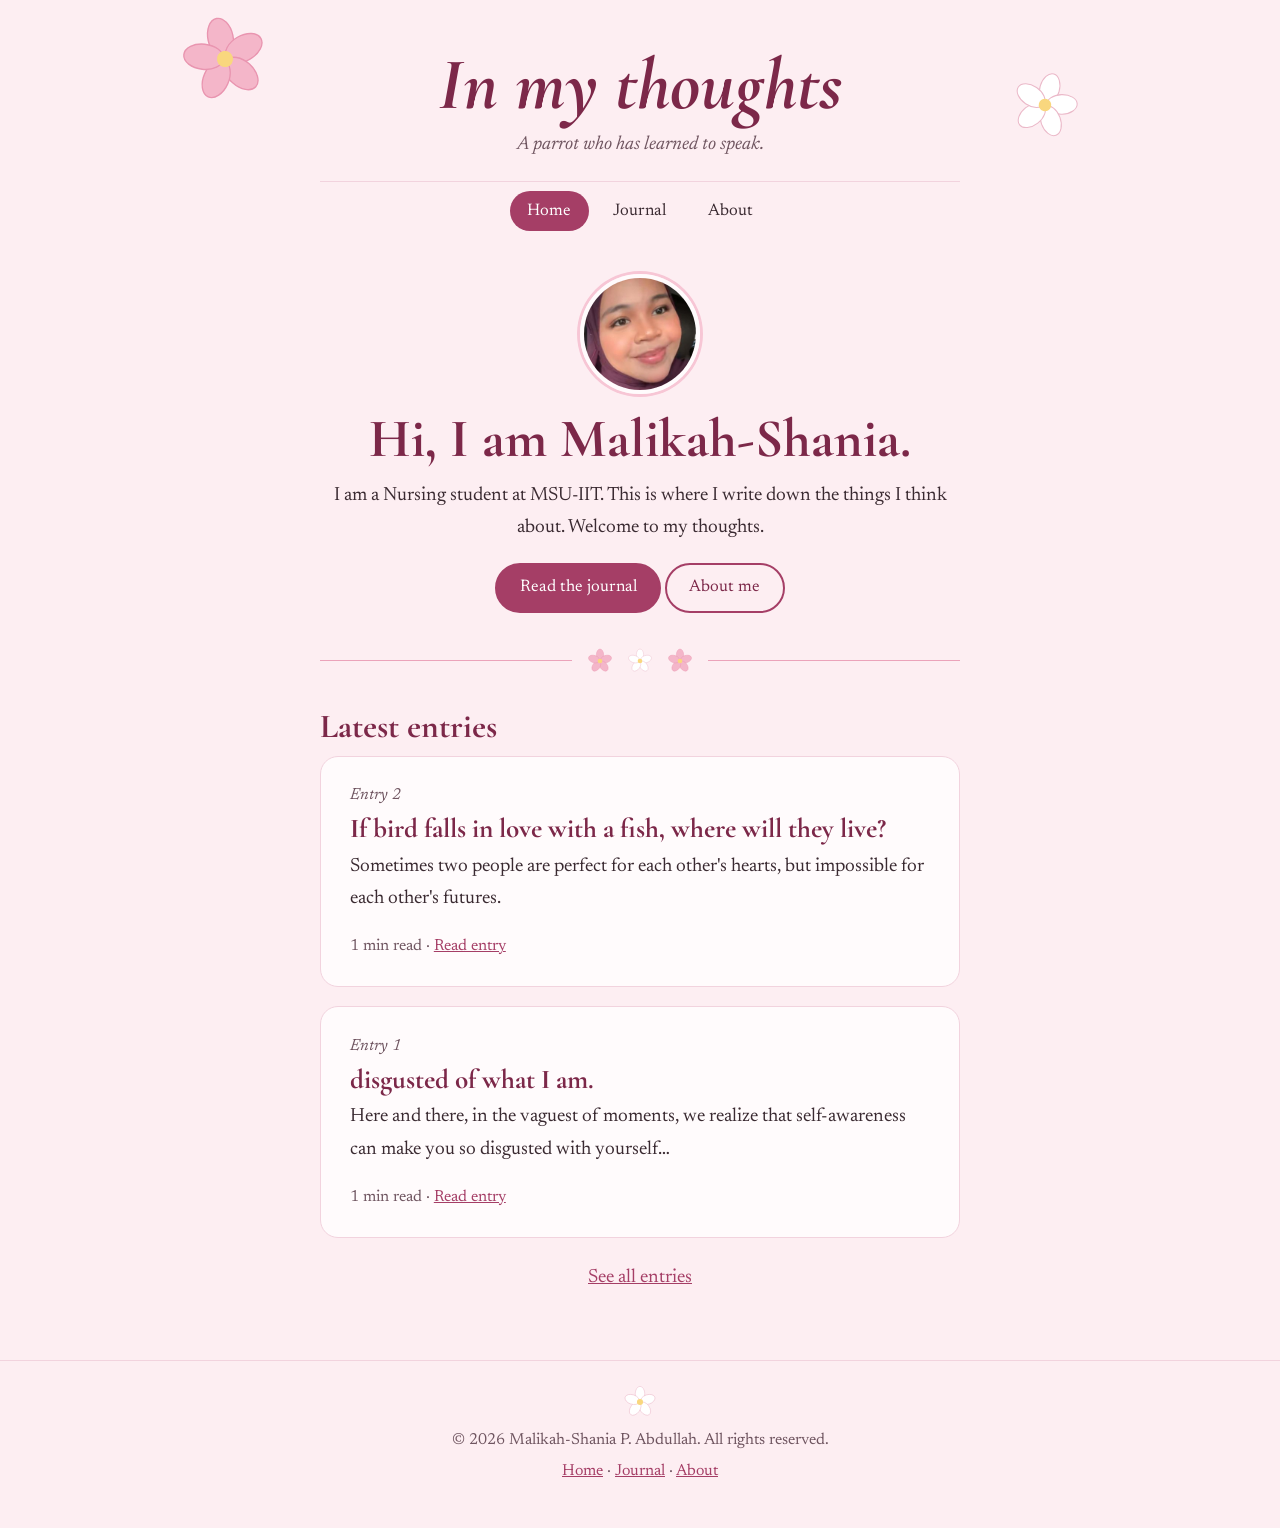
<file: index.html>
<!DOCTYPE html>
<html lang="en">
<head>
  <meta charset="UTF-8">
  <meta name="viewport" content="width=device-width, initial-scale=1.0">
  <meta name="description" content="In my thoughts is the personal journal of Malikah-Shania P. Abdullah, a Nursing student at MSU-IIT.">
  <title>In my thoughts | Malikah-Shania's journal</title>
  <link rel="preconnect" href="https://fonts.googleapis.com">
  <link rel="preconnect" href="https://fonts.gstatic.com" crossorigin>
  <link href="https://fonts.googleapis.com/css2?family=Cormorant+Garamond:ital,wght@0,500;0,700;1,500;1,700&family=Newsreader:ital,opsz,wght@0,6..72,400;0,6..72,600;1,6..72,400&display=swap" rel="stylesheet">
  <link rel="stylesheet" href="style.css">
</head>
<body>
  <a class="skip-link" href="#main">Skip to content</a>
  <header class="masthead">
    <img class="deco deco-left" src="img/flower-pink.svg" alt="" aria-hidden="true" width="90" height="90">
    <img class="deco deco-right" src="img/flower-white.svg" alt="" aria-hidden="true" width="70" height="70">
    <p class="site-title"><a href="index.html">In my thoughts</a></p>
    <p class="site-sub">A parrot who has learned to speak.</p>
    <button class="nav-toggle" aria-expanded="false" aria-controls="site-nav">Menu</button>
    <nav aria-label="Main navigation"><ul id="site-nav" class="nav-list"><li><a href="index.html" aria-current="page">Home</a></li><li><a href="journal.html">Journal</a></li><li><a href="about.html">About</a></li></ul></nav>
  </header>
  <main id="main">
    <section class="intro">
      <img class="avatar" src="img/avatar.jpg" alt="Malikah-Shania smiling in a purple hijab" width="120" height="120">
      <h1>Hi, I am Malikah-Shania.</h1>
      <p>I am a Nursing student at MSU-IIT. This is where I write down the things I think about. Welcome to my thoughts.</p>
      <p><a class="btn" href="journal.html">Read the journal</a> <a class="btn btn-ghost" href="about.html">About me</a></p>
    </section>
    <div class="divider" aria-hidden="true"><img src="img/flower-pink.svg" alt="" width="26" height="26"><img src="img/flower-white.svg" alt="" width="26" height="26"><img src="img/flower-pink.svg" alt="" width="26" height="26"></div>
    <section class="feed" aria-labelledby="latest-h">
      <h2 id="latest-h">Latest entries</h2>
      <ul class="entry-list">
      <li class="entry-item">
        <article>
          <p class="entry-no">Entry 2</p>
          <h3><a href="entry-2.html">If bird falls in love with a fish, where will they live?</a></h3>
          <p>Sometimes two people are perfect for each other's hearts, but impossible for each other's futures.</p>
          <p class="entry-meta">1 min read &middot; <a href="entry-2.html">Read entry</a></p>
        </article>
      </li>
      <li class="entry-item">
        <article>
          <p class="entry-no">Entry 1</p>
          <h3><a href="entry-1.html">disgusted of what I am.</a></h3>
          <p>Here and there, in the vaguest of moments, we realize that self-awareness can make you so disgusted with yourself…</p>
          <p class="entry-meta">1 min read &middot; <a href="entry-1.html">Read entry</a></p>
        </article>
      </li>
      </ul>
      <p class="more"><a href="journal.html">See all entries</a></p>
    </section>
  </main>
  <footer class="site-footer">
    <img src="img/flower-white.svg" alt="" aria-hidden="true" width="34" height="34">
    <p>&copy; <span id="year">2026</span> Malikah-Shania P. Abdullah. All rights reserved.</p>
    <p><a href="index.html">Home</a> &middot; <a href="journal.html">Journal</a> &middot; <a href="about.html">About</a></p>
  </footer>
  <script src="script.js"></script>
</body>
</html>
</file>
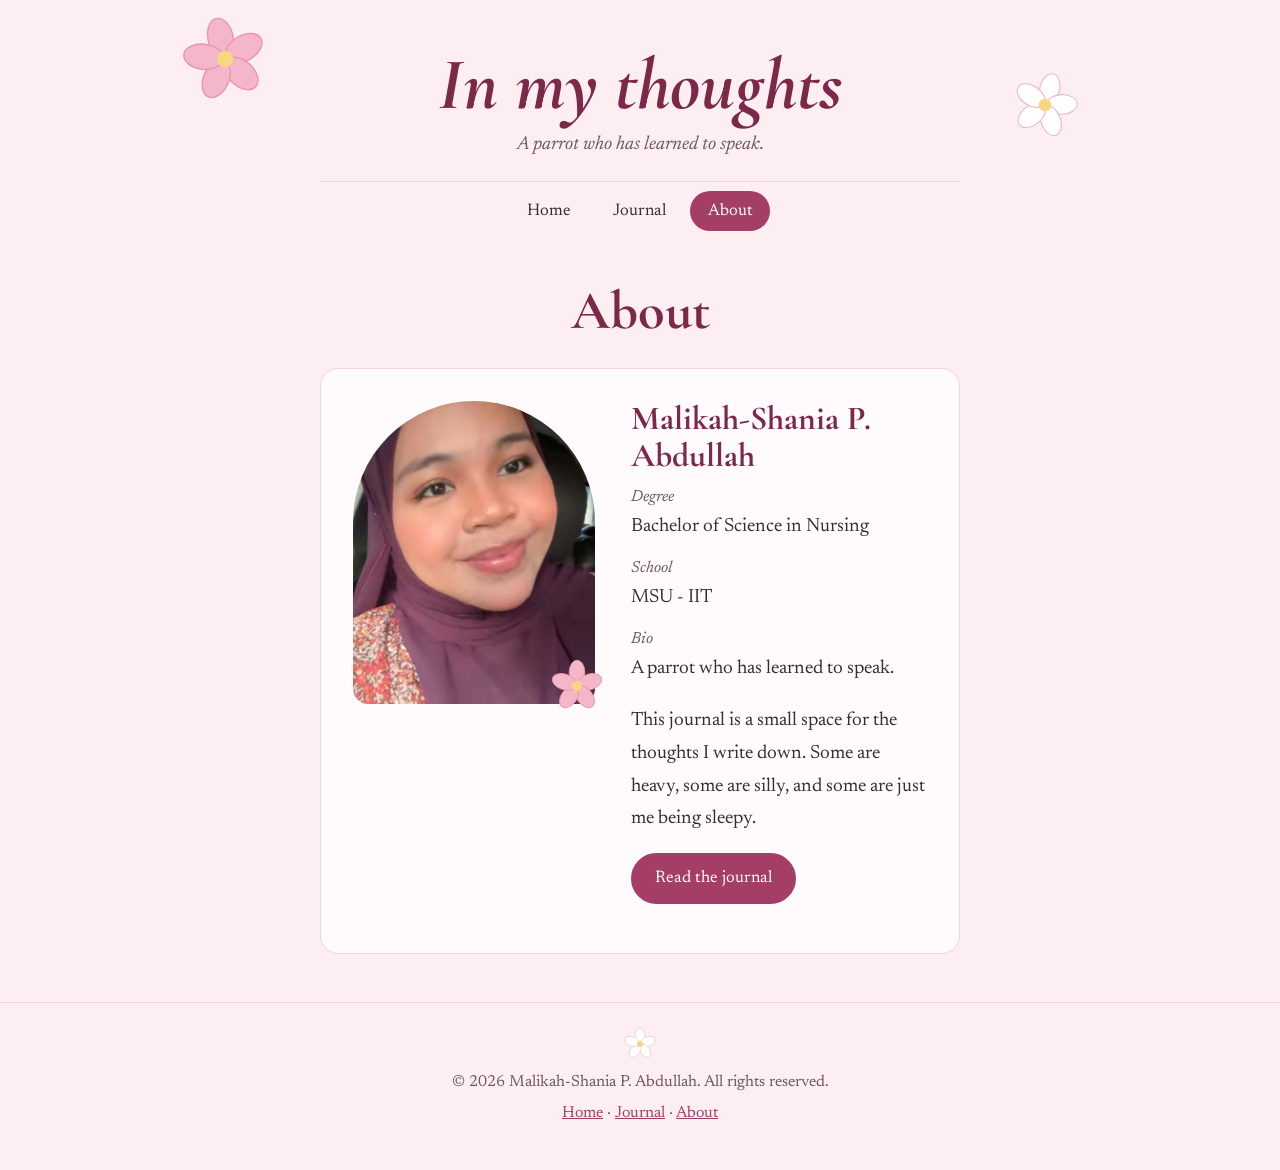
<file: about.html>
<!DOCTYPE html>
<html lang="en">
<head>
  <meta charset="UTF-8">
  <meta name="viewport" content="width=device-width, initial-scale=1.0">
  <meta name="description" content="About Malikah-Shania P. Abdullah, Nursing student at MSU-IIT.">
  <title>About | In my thoughts</title>
  <link rel="preconnect" href="https://fonts.googleapis.com">
  <link rel="preconnect" href="https://fonts.gstatic.com" crossorigin>
  <link href="https://fonts.googleapis.com/css2?family=Cormorant+Garamond:ital,wght@0,500;0,700;1,500;1,700&family=Newsreader:ital,opsz,wght@0,6..72,400;0,6..72,600;1,6..72,400&display=swap" rel="stylesheet">
  <link rel="stylesheet" href="style.css">
</head>
<body>
  <a class="skip-link" href="#main">Skip to content</a>
  <header class="masthead">
    <img class="deco deco-left" src="img/flower-pink.svg" alt="" aria-hidden="true" width="90" height="90">
    <img class="deco deco-right" src="img/flower-white.svg" alt="" aria-hidden="true" width="70" height="70">
    <p class="site-title"><a href="index.html">In my thoughts</a></p>
    <p class="site-sub">A parrot who has learned to speak.</p>
    <button class="nav-toggle" aria-expanded="false" aria-controls="site-nav">Menu</button>
    <nav aria-label="Main navigation"><ul id="site-nav" class="nav-list"><li><a href="index.html">Home</a></li><li><a href="journal.html">Journal</a></li><li><a href="about.html" aria-current="page">About</a></li></ul></nav>
  </header>
  <main id="main">
    <section class="page-head">
      <h1>About</h1>
    </section>
    <section class="about">
      <figure>
        <img src="img/portrait.jpg" alt="Portrait of Malikah-Shania smiling in a purple hijab" width="608" height="755">
      </figure>
      <div>
        <h2>Malikah-Shania P. Abdullah</h2>
        <dl class="facts">
          <dt>Degree</dt><dd>Bachelor of Science in Nursing</dd>
          <dt>School</dt><dd>MSU - IIT</dd>
          <dt>Bio</dt><dd>A parrot who has learned to speak.</dd>
        </dl>
        <p>This journal is a small space for the thoughts I write down. Some are heavy, some are silly, and some are just me being sleepy.</p>
        <p><a class="btn" href="journal.html">Read the journal</a></p>
      </div>
    </section>
  </main>
  <footer class="site-footer">
    <img src="img/flower-white.svg" alt="" aria-hidden="true" width="34" height="34">
    <p>&copy; <span id="year">2026</span> Malikah-Shania P. Abdullah. All rights reserved.</p>
    <p><a href="index.html">Home</a> &middot; <a href="journal.html">Journal</a> &middot; <a href="about.html">About</a></p>
  </footer>
  <script src="script.js"></script>
</body>
</html>
</file>
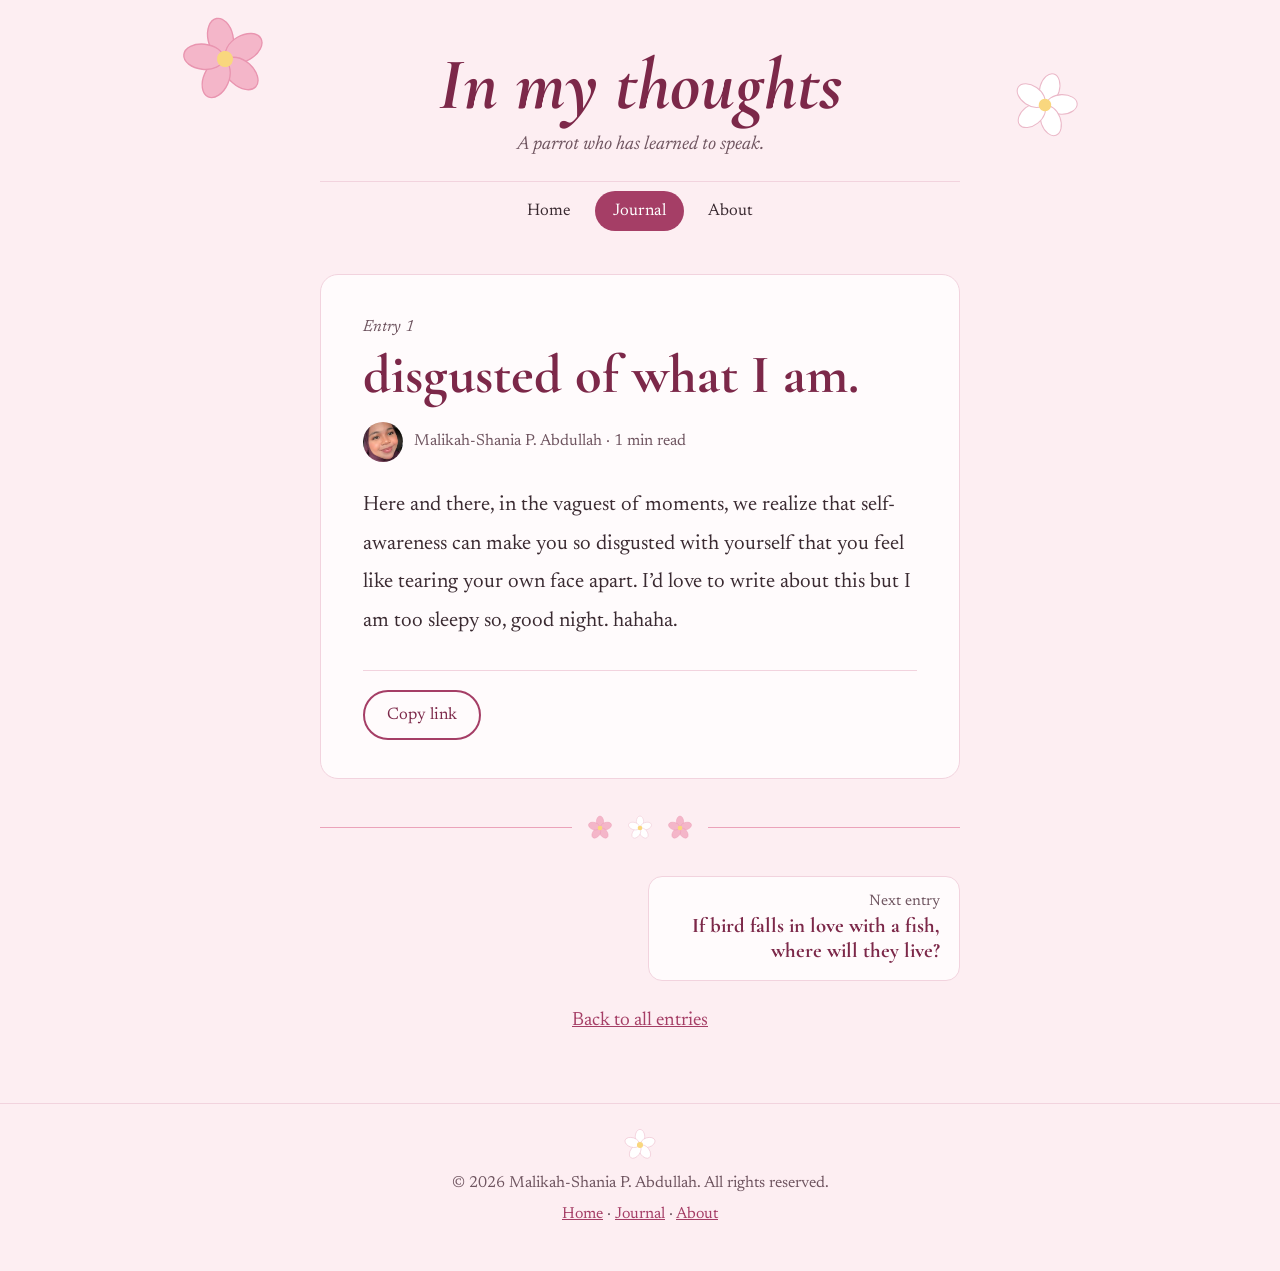
<file: entry-1.html>
<!DOCTYPE html>
<html lang="en">
<head>
  <meta charset="UTF-8">
  <meta name="viewport" content="width=device-width, initial-scale=1.0">
  <meta name="description" content="Journal entry 1: disgusted of what I am.">
  <title>disgusted of what I am. | In my thoughts</title>
  <link rel="preconnect" href="https://fonts.googleapis.com">
  <link rel="preconnect" href="https://fonts.gstatic.com" crossorigin>
  <link href="https://fonts.googleapis.com/css2?family=Cormorant+Garamond:ital,wght@0,500;0,700;1,500;1,700&family=Newsreader:ital,opsz,wght@0,6..72,400;0,6..72,600;1,6..72,400&display=swap" rel="stylesheet">
  <link rel="stylesheet" href="style.css">
</head>
<body>
  <a class="skip-link" href="#main">Skip to content</a>
  <header class="masthead">
    <img class="deco deco-left" src="img/flower-pink.svg" alt="" aria-hidden="true" width="90" height="90">
    <img class="deco deco-right" src="img/flower-white.svg" alt="" aria-hidden="true" width="70" height="70">
    <p class="site-title"><a href="index.html">In my thoughts</a></p>
    <p class="site-sub">A parrot who has learned to speak.</p>
    <button class="nav-toggle" aria-expanded="false" aria-controls="site-nav">Menu</button>
    <nav aria-label="Main navigation"><ul id="site-nav" class="nav-list"><li><a href="index.html">Home</a></li><li><a href="journal.html" aria-current="page">Journal</a></li><li><a href="about.html">About</a></li></ul></nav>
  </header>
  <main id="main">
    <article class="post">
      <header class="post-head">
        <p class="entry-no">Entry 1</p>
        <h1>disgusted of what I am.</h1>
        <p class="byline"><img src="img/avatar.jpg" alt="" width="40" height="40"> <span>Malikah-Shania P. Abdullah &middot; 1 min read</span></p>
      </header>
      <div class="entry-body">
        <p>Here and there, in the vaguest of moments, we realize that self-awareness can make you so disgusted with yourself that you feel like tearing your own face apart. I’d love to write about this but I am too sleepy so, good night. hahaha.</p>
      </div>
      <div class="post-actions">
        <button class="btn btn-ghost" id="copy-btn" type="button">Copy link</button>
        <span id="copy-status" role="status" aria-live="polite"></span>
      </div>
    </article>
    <div class="divider" aria-hidden="true"><img src="img/flower-pink.svg" alt="" width="26" height="26"><img src="img/flower-white.svg" alt="" width="26" height="26"><img src="img/flower-pink.svg" alt="" width="26" height="26"></div>
    <nav class="post-nav" aria-label="Entry navigation">
      <a class="pn pn-next" href="entry-2.html"><span>Next entry</span>If bird falls in love with a fish, where will they live?</a>
    </nav>
    <p class="more"><a href="journal.html">Back to all entries</a></p>
  </main>
  <footer class="site-footer">
    <img src="img/flower-white.svg" alt="" aria-hidden="true" width="34" height="34">
    <p>&copy; <span id="year">2026</span> Malikah-Shania P. Abdullah. All rights reserved.</p>
    <p><a href="index.html">Home</a> &middot; <a href="journal.html">Journal</a> &middot; <a href="about.html">About</a></p>
  </footer>
  <script src="script.js"></script>
</body>
</html>
</file>
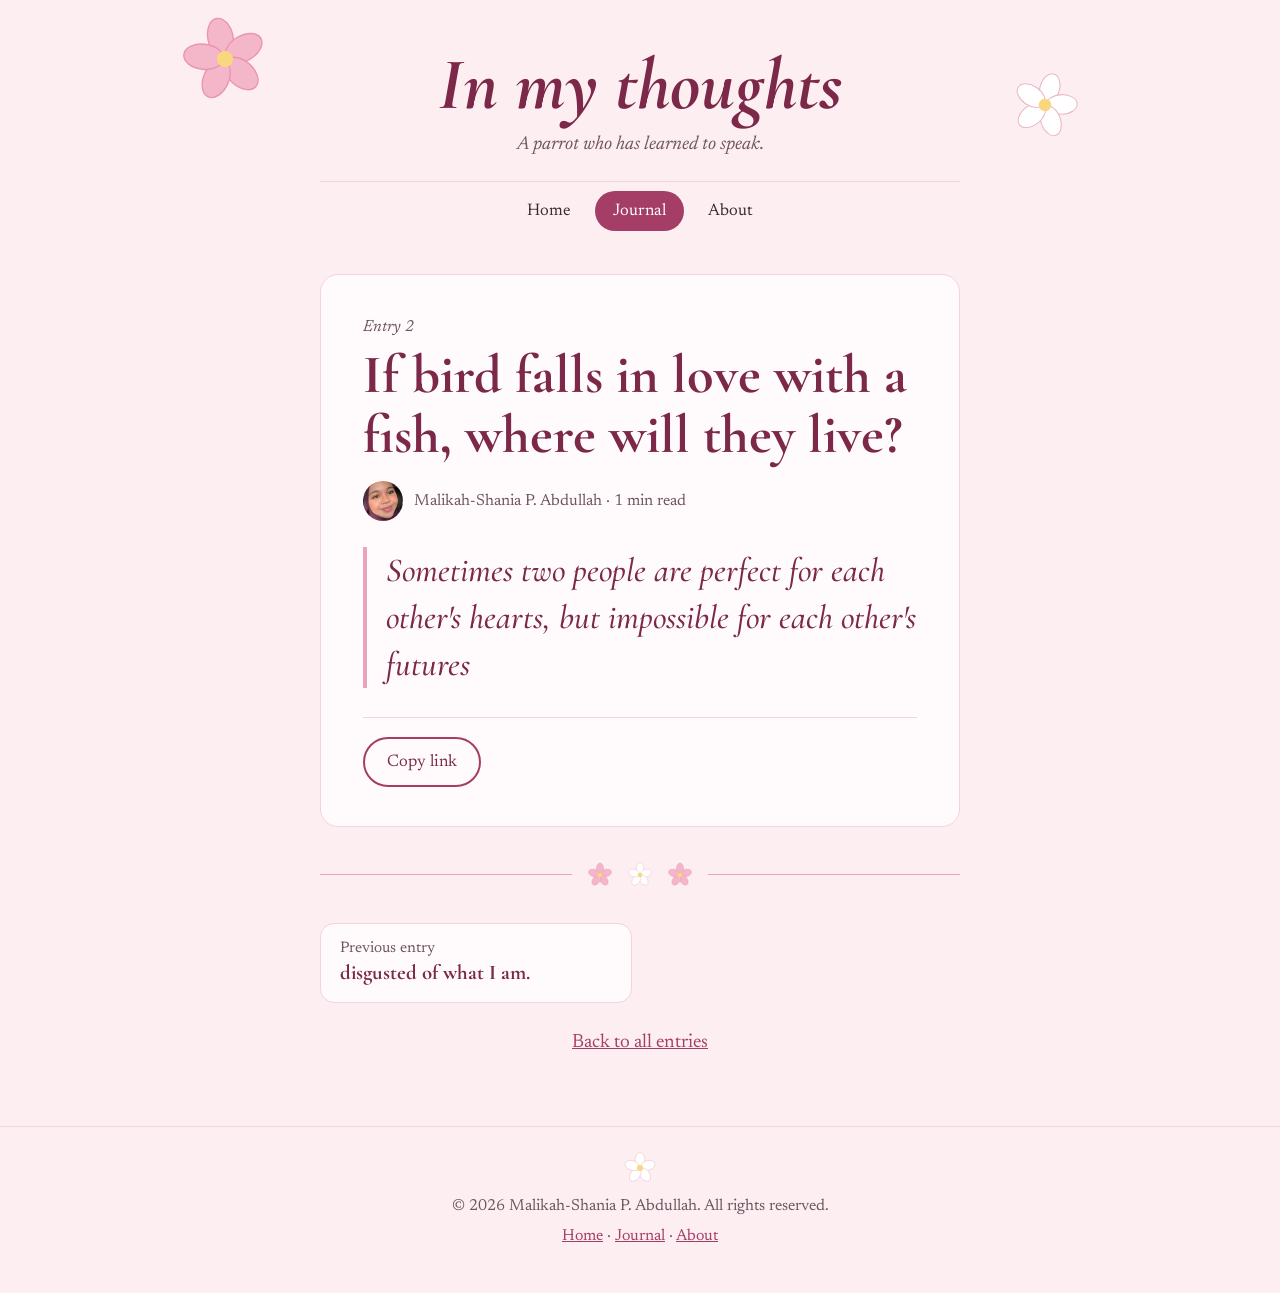
<file: entry-2.html>
<!DOCTYPE html>
<html lang="en">
<head>
  <meta charset="UTF-8">
  <meta name="viewport" content="width=device-width, initial-scale=1.0">
  <meta name="description" content="Journal entry 2: If bird falls in love with a fish, where will they live?">
  <title>If bird falls in love with a fish, where will they live? | In my thoughts</title>
  <link rel="preconnect" href="https://fonts.googleapis.com">
  <link rel="preconnect" href="https://fonts.gstatic.com" crossorigin>
  <link href="https://fonts.googleapis.com/css2?family=Cormorant+Garamond:ital,wght@0,500;0,700;1,500;1,700&family=Newsreader:ital,opsz,wght@0,6..72,400;0,6..72,600;1,6..72,400&display=swap" rel="stylesheet">
  <link rel="stylesheet" href="style.css">
</head>
<body>
  <a class="skip-link" href="#main">Skip to content</a>
  <header class="masthead">
    <img class="deco deco-left" src="img/flower-pink.svg" alt="" aria-hidden="true" width="90" height="90">
    <img class="deco deco-right" src="img/flower-white.svg" alt="" aria-hidden="true" width="70" height="70">
    <p class="site-title"><a href="index.html">In my thoughts</a></p>
    <p class="site-sub">A parrot who has learned to speak.</p>
    <button class="nav-toggle" aria-expanded="false" aria-controls="site-nav">Menu</button>
    <nav aria-label="Main navigation"><ul id="site-nav" class="nav-list"><li><a href="index.html">Home</a></li><li><a href="journal.html" aria-current="page">Journal</a></li><li><a href="about.html">About</a></li></ul></nav>
  </header>
  <main id="main">
    <article class="post">
      <header class="post-head">
        <p class="entry-no">Entry 2</p>
        <h1>If bird falls in love with a fish, where will they live?</h1>
        <p class="byline"><img src="img/avatar.jpg" alt="" width="40" height="40"> <span>Malikah-Shania P. Abdullah &middot; 1 min read</span></p>
      </header>
      <div class="entry-body pull">
        <p>Sometimes two people are perfect for each other's hearts, but impossible for each other's futures</p>
      </div>
      <div class="post-actions">
        <button class="btn btn-ghost" id="copy-btn" type="button">Copy link</button>
        <span id="copy-status" role="status" aria-live="polite"></span>
      </div>
    </article>
    <div class="divider" aria-hidden="true"><img src="img/flower-pink.svg" alt="" width="26" height="26"><img src="img/flower-white.svg" alt="" width="26" height="26"><img src="img/flower-pink.svg" alt="" width="26" height="26"></div>
    <nav class="post-nav" aria-label="Entry navigation">
      <a class="pn pn-prev" href="entry-1.html"><span>Previous entry</span>disgusted of what I am.</a>
    </nav>
    <p class="more"><a href="journal.html">Back to all entries</a></p>
  </main>
  <footer class="site-footer">
    <img src="img/flower-white.svg" alt="" aria-hidden="true" width="34" height="34">
    <p>&copy; <span id="year">2026</span> Malikah-Shania P. Abdullah. All rights reserved.</p>
    <p><a href="index.html">Home</a> &middot; <a href="journal.html">Journal</a> &middot; <a href="about.html">About</a></p>
  </footer>
  <script src="script.js"></script>
</body>
</html>
</file>
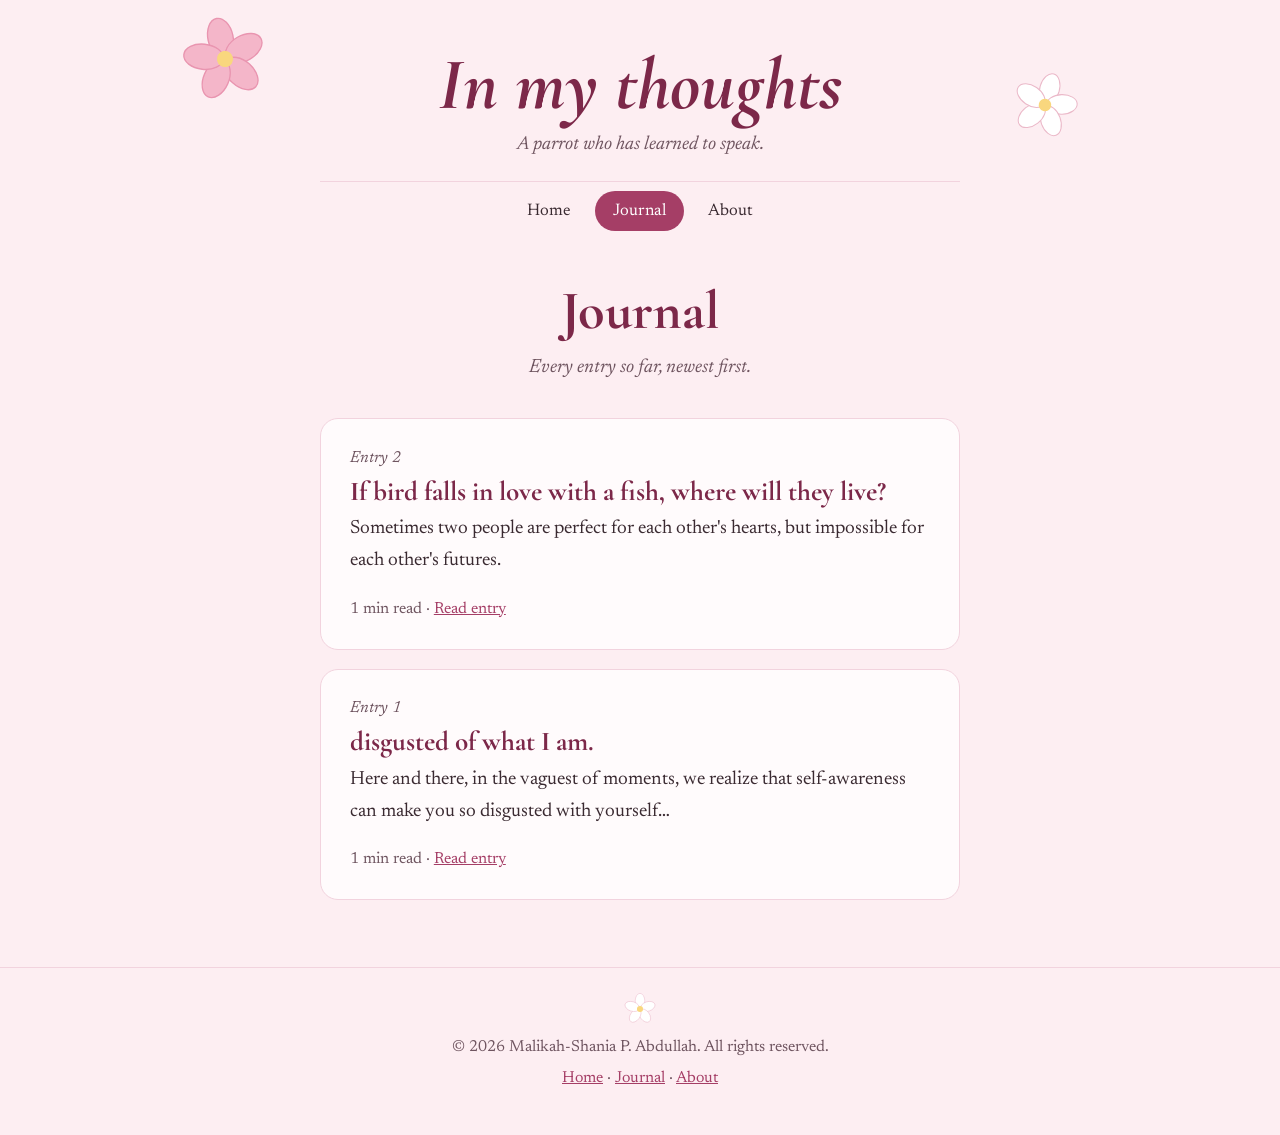
<file: journal.html>
<!DOCTYPE html>
<html lang="en">
<head>
  <meta charset="UTF-8">
  <meta name="viewport" content="width=device-width, initial-scale=1.0">
  <meta name="description" content="All journal entries from In my thoughts.">
  <title>Journal | In my thoughts</title>
  <link rel="preconnect" href="https://fonts.googleapis.com">
  <link rel="preconnect" href="https://fonts.gstatic.com" crossorigin>
  <link href="https://fonts.googleapis.com/css2?family=Cormorant+Garamond:ital,wght@0,500;0,700;1,500;1,700&family=Newsreader:ital,opsz,wght@0,6..72,400;0,6..72,600;1,6..72,400&display=swap" rel="stylesheet">
  <link rel="stylesheet" href="style.css">
</head>
<body>
  <a class="skip-link" href="#main">Skip to content</a>
  <header class="masthead">
    <img class="deco deco-left" src="img/flower-pink.svg" alt="" aria-hidden="true" width="90" height="90">
    <img class="deco deco-right" src="img/flower-white.svg" alt="" aria-hidden="true" width="70" height="70">
    <p class="site-title"><a href="index.html">In my thoughts</a></p>
    <p class="site-sub">A parrot who has learned to speak.</p>
    <button class="nav-toggle" aria-expanded="false" aria-controls="site-nav">Menu</button>
    <nav aria-label="Main navigation"><ul id="site-nav" class="nav-list"><li><a href="index.html">Home</a></li><li><a href="journal.html" aria-current="page">Journal</a></li><li><a href="about.html">About</a></li></ul></nav>
  </header>
  <main id="main">
    <section class="page-head">
      <h1>Journal</h1>
      <p>Every entry so far, newest first.</p>
    </section>
    <section class="feed" aria-label="All journal entries">
      <ul class="entry-list">
      <li class="entry-item">
        <article>
          <p class="entry-no">Entry 2</p>
          <h3><a href="entry-2.html">If bird falls in love with a fish, where will they live?</a></h3>
          <p>Sometimes two people are perfect for each other's hearts, but impossible for each other's futures.</p>
          <p class="entry-meta">1 min read &middot; <a href="entry-2.html">Read entry</a></p>
        </article>
      </li>
      <li class="entry-item">
        <article>
          <p class="entry-no">Entry 1</p>
          <h3><a href="entry-1.html">disgusted of what I am.</a></h3>
          <p>Here and there, in the vaguest of moments, we realize that self-awareness can make you so disgusted with yourself…</p>
          <p class="entry-meta">1 min read &middot; <a href="entry-1.html">Read entry</a></p>
        </article>
      </li>
      </ul>
    </section>
  </main>
  <footer class="site-footer">
    <img src="img/flower-white.svg" alt="" aria-hidden="true" width="34" height="34">
    <p>&copy; <span id="year">2026</span> Malikah-Shania P. Abdullah. All rights reserved.</p>
    <p><a href="index.html">Home</a> &middot; <a href="journal.html">Journal</a> &middot; <a href="about.html">About</a></p>
  </footer>
  <script src="script.js"></script>
</body>
</html>
</file>
<file: style.css>
:root{
  --pink-bg:#FDEEF2; --pink:#F7C6D5; --pink-deep:#EBA3BA; --rose:#A53E66; --rose-dark:#7C2849;
  --ink:#3A2A31; --muted:#6F5560; --paper:#FFFBFC; --line:#F2D3DE;
  --read:40rem;
}
*,*::before,*::after{box-sizing:border-box}
html{scroll-behavior:smooth}
body{margin:0;background:var(--pink-bg);color:var(--ink);font-family:"Newsreader",Georgia,"Times New Roman",serif;font-size:1.2rem;line-height:1.7}
h1,h2,h3,.site-title{font-family:"Cormorant Garamond",Georgia,serif;color:var(--rose-dark);line-height:1.1;margin:0 0 .6rem}
h1{font-size:clamp(2.2rem,6vw,3.4rem);font-weight:700}
h2{font-size:clamp(1.6rem,4vw,2.1rem);font-weight:700}
h3{font-size:1.7rem;font-weight:700}
p{margin:0 0 1.1rem}
a{color:var(--rose)}
a:hover{color:var(--rose-dark)}
img{max-width:100%;height:auto;display:block}
:focus-visible{outline:3px solid var(--rose);outline-offset:3px;border-radius:4px}
.skip-link{position:absolute;left:-999px;top:0;background:var(--rose-dark);color:#fff;padding:.6rem 1rem;z-index:20}
.skip-link:focus{left:0}

/* masthead */
.masthead{position:relative;text-align:center;padding:2.8rem 1.25rem 1.2rem;overflow:hidden}
.site-title{font-size:clamp(2.6rem,9vw,4.6rem);font-style:italic;font-weight:700;margin:0}
.site-title a{color:var(--rose-dark);text-decoration:none}
.site-sub{color:var(--muted);font-style:italic;margin:.2rem 0 1.2rem}
.deco{position:absolute;pointer-events:none}
.deco-left{left:max(-20px,calc(50% - 460px));top:14px;transform:rotate(-12deg)}
.deco-right{right:max(-10px,calc(50% - 440px));top:70px;transform:rotate(16deg)}
.nav-list{display:flex;justify-content:center;gap:.4rem;list-style:none;margin:0;padding:.6rem 0 0;border-top:1px solid var(--line);max-width:var(--read);margin-inline:auto}
.nav-list a{display:block;padding:.35rem 1.1rem;border-radius:999px;text-decoration:none;color:var(--ink);font-size:1.05rem}
.nav-list a:hover{background:var(--pink)}
.nav-list a[aria-current="page"]{background:var(--rose);color:#fff}
.nav-toggle{display:none;margin:0 auto 1rem;background:transparent;border:2px solid var(--rose);color:var(--rose-dark);font:inherit;padding:.3rem 1.1rem;border-radius:999px;cursor:pointer}

/* main column */
main{width:min(100% - 2.5rem,var(--read));margin:0 auto;padding:1.5rem 0 3rem}
.intro{text-align:center}
.avatar{width:120px;height:120px;border-radius:50%;object-fit:cover;margin:0 auto 1rem;border:4px solid var(--paper);box-shadow:0 0 0 3px var(--pink)}
.intro p{margin-inline:auto}
.btn{display:inline-block;font:inherit;font-size:1.05rem;padding:.55rem 1.4rem;border-radius:999px;border:2px solid var(--rose);background:var(--rose);color:#fff;text-decoration:none;cursor:pointer;transition:background .15s}
.btn:hover{background:var(--rose-dark);border-color:var(--rose-dark);color:#fff}
.btn-ghost{background:transparent;color:var(--rose-dark)}
.btn-ghost:hover{background:var(--pink);color:var(--rose-dark);border-color:var(--rose)}
.divider{display:flex;justify-content:center;align-items:center;gap:.9rem;margin:2.2rem 0}
.divider::before,.divider::after{content:"";height:1px;background:var(--pink-deep);flex:1}
.page-head{text-align:center;padding:.5rem 0 1rem}
.page-head p{color:var(--muted);font-style:italic}

/* entry list */
.entry-list{list-style:none;margin:0;padding:0}
.entry-item{background:var(--paper);border:1px solid var(--line);border-radius:18px;padding:1.6rem 1.8rem;margin-bottom:1.2rem}
.entry-item h3{margin-bottom:.4rem}
.entry-item h3 a{text-decoration:none;color:var(--rose-dark)}
.entry-item h3 a:hover{text-decoration:underline}
.entry-no{font-style:italic;color:var(--muted);font-size:1rem;margin-bottom:.3rem}
.entry-meta{color:var(--muted);font-size:1rem;margin:0}
.more{text-align:center;margin-top:1.5rem}

/* post */
.post{background:var(--paper);border:1px solid var(--line);border-radius:18px;padding:2.4rem clamp(1.2rem,5vw,2.6rem)}
.post-head{margin-bottom:1.6rem}
.byline{display:flex;align-items:center;gap:.7rem;color:var(--muted);font-size:1rem;margin:1rem 0 0}
.byline img{width:40px;height:40px;border-radius:50%;object-fit:cover}
.entry-body p{font-size:1.3rem;line-height:1.85}
.entry-body.pull p{font-family:"Cormorant Garamond",Georgia,serif;font-style:italic;font-weight:500;font-size:clamp(1.6rem,4vw,2.1rem);line-height:1.4;color:var(--rose-dark);border-left:4px solid var(--pink-deep);padding-left:1.2rem}
.post-actions{display:flex;align-items:center;gap:1rem;margin-top:1.8rem;padding-top:1.2rem;border-top:1px solid var(--line)}
#copy-status{color:var(--muted);font-size:1rem}
.post-nav{display:grid;grid-template-columns:1fr 1fr;gap:1rem}
.pn{display:block;padding:1rem 1.2rem;border:1px solid var(--line);border-radius:14px;background:var(--paper);text-decoration:none;color:var(--rose-dark);font-family:"Cormorant Garamond",Georgia,serif;font-size:1.3rem;font-weight:700;line-height:1.2}
.pn span{display:block;font-family:"Newsreader",Georgia,serif;font-weight:400;font-size:.95rem;color:var(--muted);margin-bottom:.2rem}
.pn:hover{background:var(--pink)}
.pn-next{text-align:right;grid-column:2}
.pn-prev{grid-column:1}

/* about */
.about{display:grid;grid-template-columns:.9fr 1.1fr;gap:2.2rem;align-items:start;background:var(--paper);border:1px solid var(--line);border-radius:18px;padding:2rem}
.about figure{margin:0;position:relative}
.about figure::after{content:"";position:absolute;right:-10px;bottom:-10px;width:56px;height:56px;background:url("img/flower-pink.svg") center/contain no-repeat}
.about img{width:100%;border-radius:140px 140px 18px 18px;object-fit:cover;aspect-ratio:4/5}
.facts{margin:0 0 1.2rem}
.facts dt{font-style:italic;color:var(--muted);font-size:1rem}
.facts dd{margin:0 0 .7rem;font-size:1.2rem}

/* footer */
.site-footer{text-align:center;padding:1.5rem 1.25rem 2.5rem;border-top:1px solid var(--line);color:var(--muted);font-size:1rem}
.site-footer img{margin:0 auto .5rem}
.site-footer p{margin:.2rem 0}

@media (max-width:700px){
  .nav-toggle{display:block}
  .nav-list{display:none;flex-direction:column;align-items:stretch;text-align:center;border-top:none}
  .nav-list.open{display:flex}
  .deco-left{width:60px;height:60px;left:-10px}
  .deco-right{width:44px;height:44px;right:6px;top:60px}
  .about{grid-template-columns:1fr;padding:1.4rem}
  .about figure{max-width:300px;margin:0 auto}
  .post-nav{grid-template-columns:1fr}
  .pn-next,.pn-prev{grid-column:1;text-align:left}
}
@media (prefers-reduced-motion:reduce){*{transition:none!important;scroll-behavior:auto!important}}
</file>
